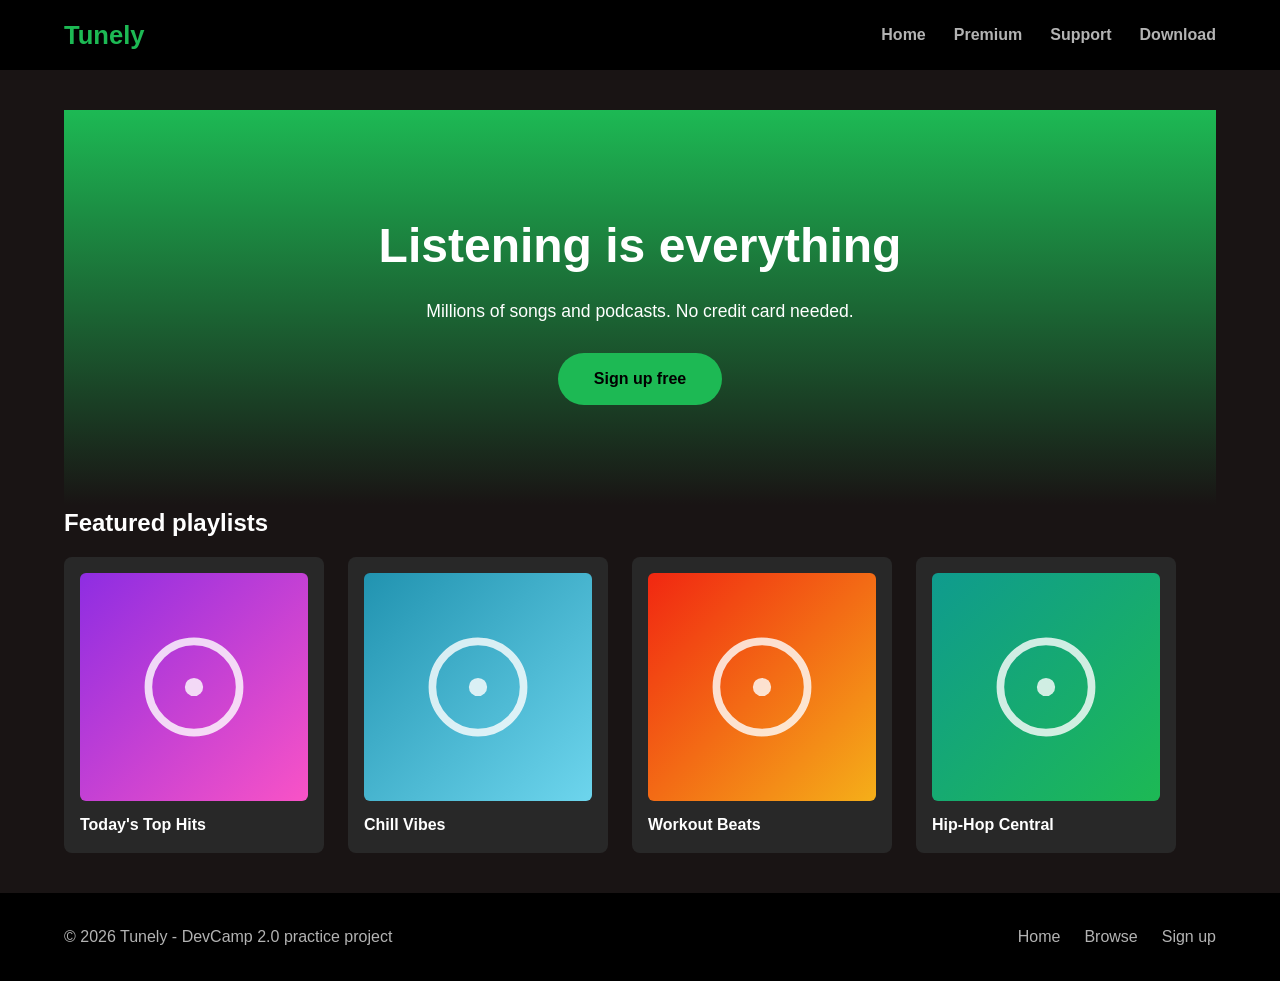
<file: index.html>
<!DOCTYPE html>
<html lang="en">
<head>
  <meta charset="UTF-8">
  <meta name="viewport" content="width=device-width, initial-scale=1.0">
  <title>Tunely - Music for everyone</title>
  <link rel="stylesheet" href="style.css">
</head>
<body>

  <header>
    <nav class="navbar">
      <a href="index.html" class="logo">Tunely</a>
      <ul class="nav-links">
        <li><a href="index.html">Home</a></li>
        <li><a href="browse.html">Premium</a></li>
        <li><a href="signup.html">Support</a></li>
        <li><a href="signup.html">Download</a></li>
      </ul>
    </nav>
  </header>

  <main>
    <section id="hero">
      <h1>Listening is everything</h1>
      <p>Millions of songs and podcasts. No credit card needed.</p>
      <a href="signup.html" class="btn">Sign up free</a>
    </section>

    <section>
      <h2>Featured playlists</h2>
      <div class="card-row">
        <a href="playlist.html" class="card">
          <img src="images/cover1.svg" alt="Purple and pink gradient cover for the Today's Top Hits playlist">
          <h3>Today's Top Hits</h3>
        </a>
        <a href="playlist.html" class="card">
          <img src="images/cover2.svg" alt="Blue gradient cover for the Chill Vibes playlist">
          <h3>Chill Vibes</h3>
        </a>
        <a href="playlist.html" class="card">
          <img src="images/cover3.svg" alt="Orange gradient cover for the Workout Beats playlist">
          <h3>Workout Beats</h3>
        </a>
        <a href="playlist.html" class="card">
          <img src="images/cover4.svg" alt="Teal gradient cover for the Hip-Hop Central playlist">
          <h3>Hip-Hop Central</h3>
        </a>
      </div>
    </section>
  </main>

  <footer class="footer">
    <p>&copy; 2026 Tunely - DevCamp 2.0 practice project</p>
    <ul class="footer-links">
      <li><a href="index.html">Home</a></li>
      <li><a href="browse.html">Browse</a></li>
      <li><a href="signup.html">Sign up</a></li>
    </ul>
  </footer>

</body>
</html>
</file>
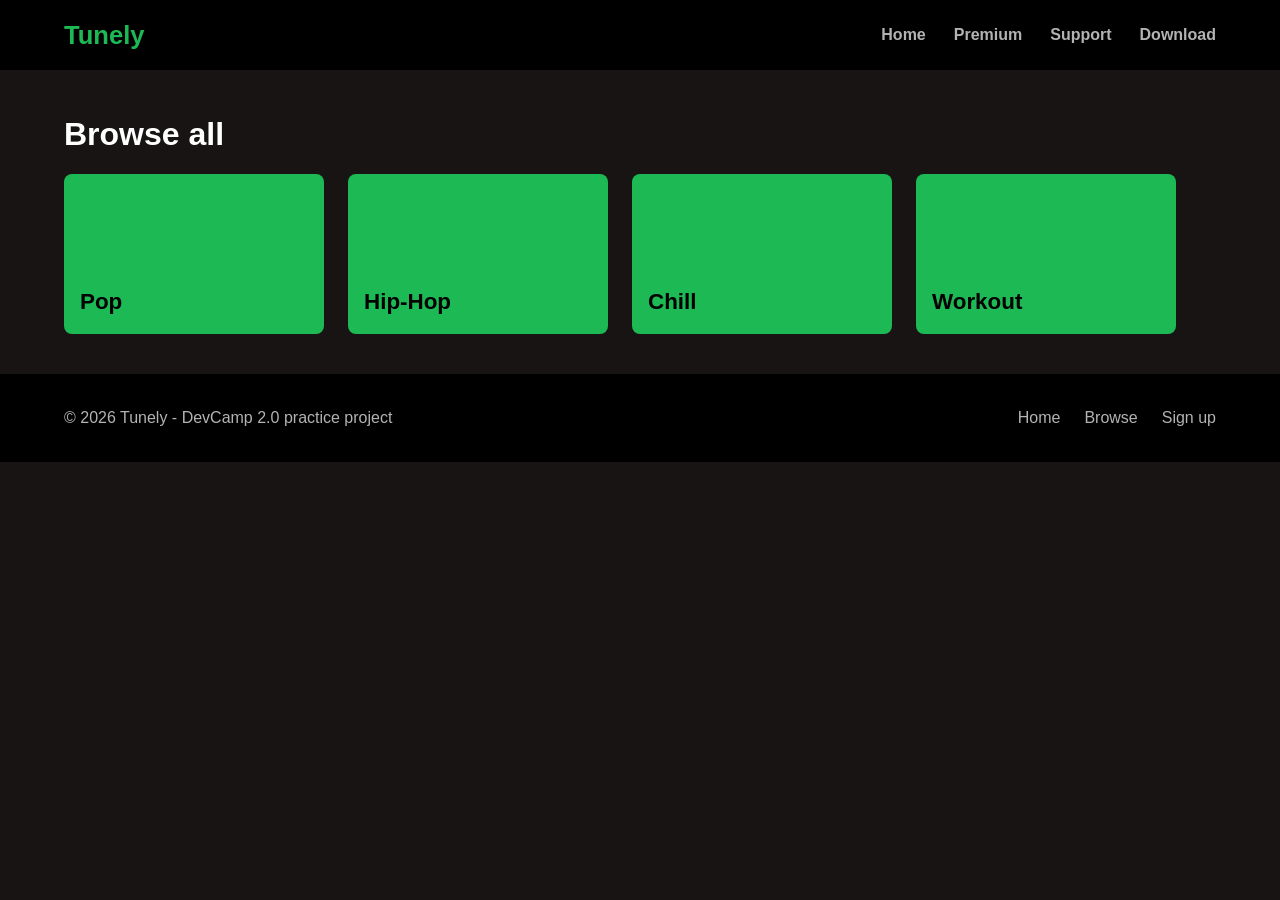
<file: browse.html>
<!DOCTYPE html>
<html lang="en">
<head>
  <meta charset="UTF-8">
  <meta name="viewport" content="width=device-width, initial-scale=1.0">
  <title>Browse all - Tunely</title>
  <link rel="stylesheet" href="style.css">
</head>
<body>

  <header>
    <nav class="navbar">
      <a href="index.html" class="logo">Tunely</a>
      <ul class="nav-links">
        <li><a href="index.html">Home</a></li>
        <li><a href="browse.html">Premium</a></li>
        <li><a href="signup.html">Support</a></li>
        <li><a href="signup.html">Download</a></li>
      </ul>
    </nav>
  </header>

  <main>
    <h1>Browse all</h1>
    <div class="card-row">
      <a href="playlist.html" class="card genre-card">
        <h3>Pop</h3>
      </a>
      <a href="playlist.html" class="card genre-card">
        <h3>Hip-Hop</h3>
      </a>
      <a href="playlist.html" class="card genre-card">
        <h3>Chill</h3>
      </a>
      <a href="playlist.html" class="card genre-card">
        <h3>Workout</h3>
      </a>
    </div>
  </main>

  <footer class="footer">
    <p>&copy; 2026 Tunely - DevCamp 2.0 practice project</p>
    <ul class="footer-links">
      <li><a href="index.html">Home</a></li>
      <li><a href="browse.html">Browse</a></li>
      <li><a href="signup.html">Sign up</a></li>
    </ul>
  </footer>

</body>
</html>
</file>
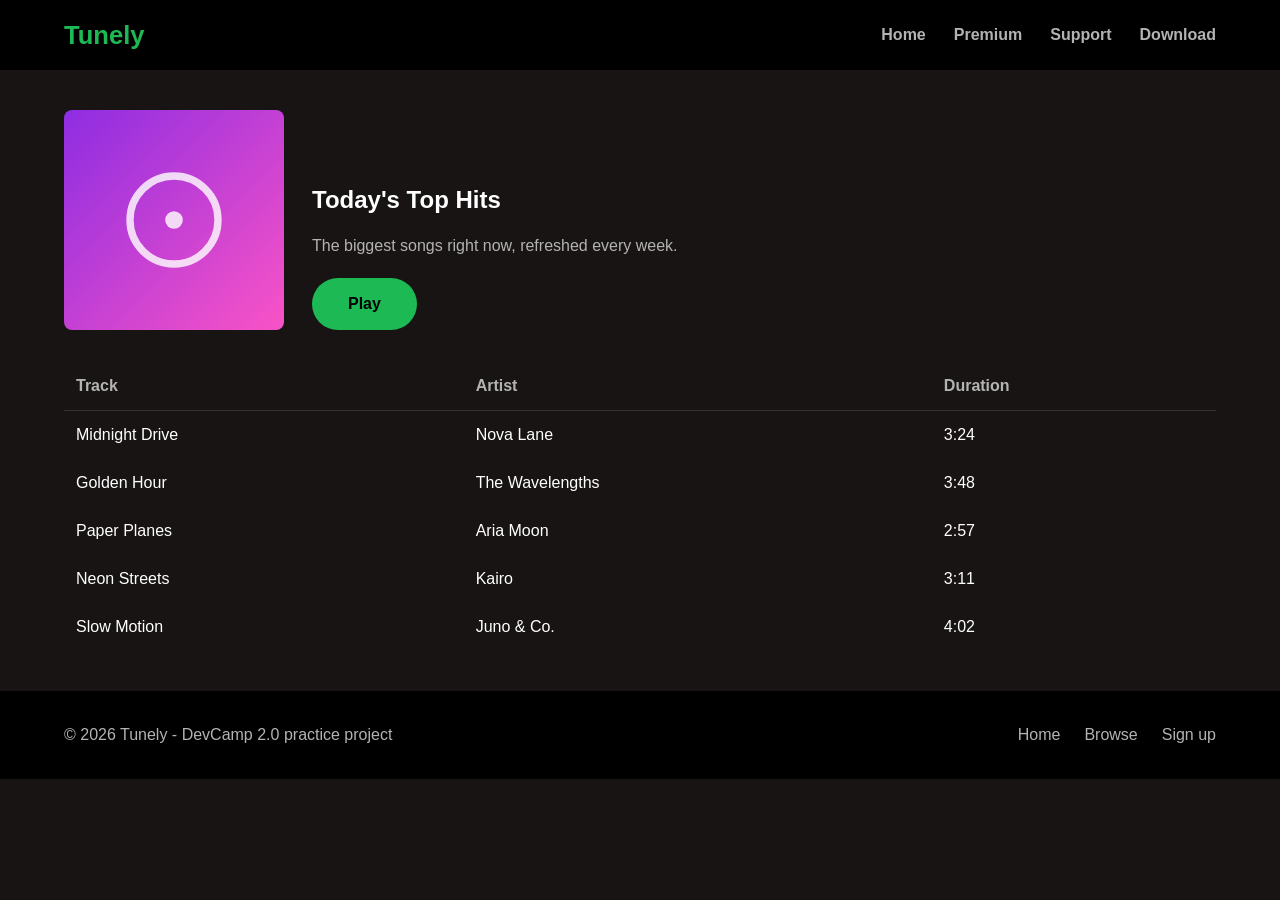
<file: playlist.html>
<!DOCTYPE html>
<html lang="en">
<head>
  <meta charset="UTF-8">
  <meta name="viewport" content="width=device-width, initial-scale=1.0">
  <title>Today's Top Hits - Tunely</title>
  <link rel="stylesheet" href="style.css">
</head>
<body>

  <header>
    <nav class="navbar">
      <a href="index.html" class="logo">Tunely</a>
      <ul class="nav-links">
        <li><a href="index.html">Home</a></li>
        <li><a href="browse.html">Premium</a></li>
        <li><a href="signup.html">Support</a></li>
        <li><a href="signup.html">Download</a></li>
      </ul>
    </nav>
  </header>

  <main>
    <section class="playlist-header">
      <img src="images/cover1.svg" alt="Purple and pink gradient cover for the Today's Top Hits playlist" class="playlist-cover">
      <div>
        <h1>Today's Top Hits</h1>
        <p>The biggest songs right now, refreshed every week.</p>
        <a href="#" class="btn">Play</a>
      </div>
    </section>

    <table class="track-table">
      <thead>
        <tr>
          <th>Track</th>
          <th>Artist</th>
          <th>Duration</th>
        </tr>
      </thead>
      <tbody>
        <tr>
          <td>Midnight Drive</td>
          <td>Nova Lane</td>
          <td>3:24</td>
        </tr>
        <tr>
          <td>Golden Hour</td>
          <td>The Wavelengths</td>
          <td>3:48</td>
        </tr>
        <tr>
          <td>Paper Planes</td>
          <td>Aria Moon</td>
          <td>2:57</td>
        </tr>
        <tr>
          <td>Neon Streets</td>
          <td>Kairo</td>
          <td>3:11</td>
        </tr>
        <tr>
          <td>Slow Motion</td>
          <td>Juno &amp; Co.</td>
          <td>4:02</td>
        </tr>
      </tbody>
    </table>
  </main>

  <footer class="footer">
    <p>&copy; 2026 Tunely - DevCamp 2.0 practice project</p>
    <ul class="footer-links">
      <li><a href="index.html">Home</a></li>
      <li><a href="browse.html">Browse</a></li>
      <li><a href="signup.html">Sign up</a></li>
    </ul>
  </footer>

</body>
</html>
</file>
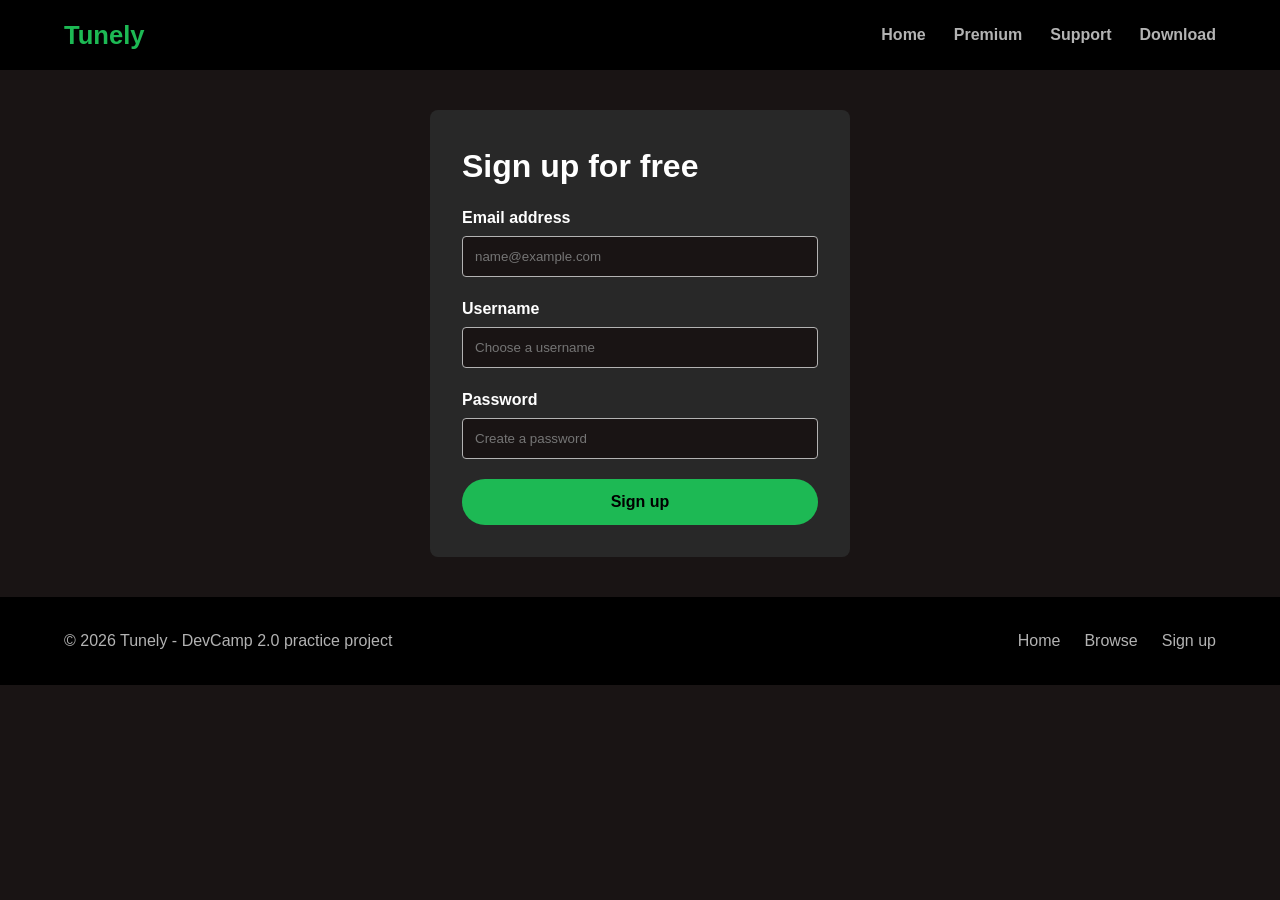
<file: signup.html>
<!DOCTYPE html>
<html lang="en">
<head>
  <meta charset="UTF-8">
  <meta name="viewport" content="width=device-width, initial-scale=1.0">
  <title>Sign up - Tunely</title>
  <link rel="stylesheet" href="style.css">
</head>
<body>

  <header>
    <nav class="navbar">
      <a href="index.html" class="logo">Tunely</a>
      <ul class="nav-links">
        <li><a href="index.html">Home</a></li>
        <li><a href="browse.html">Premium</a></li>
        <li><a href="signup.html">Support</a></li>
        <li><a href="signup.html">Download</a></li>
      </ul>
    </nav>
  </header>

  <main>
    <form class="form-box" action="index.html" method="get">
      <h1>Sign up for free</h1>

      <label for="email">Email address</label>
      <input type="email" id="email" name="email" placeholder="name@example.com" required>

      <label for="username">Username</label>
      <input type="text" id="username" name="username" placeholder="Choose a username" required>

      <label for="password">Password</label>
      <input type="password" id="password" name="password" placeholder="Create a password" required>

      <button type="submit" class="btn">Sign up</button>
    </form>
  </main>

  <footer class="footer">
    <p>&copy; 2026 Tunely - DevCamp 2.0 practice project</p>
    <ul class="footer-links">
      <li><a href="index.html">Home</a></li>
      <li><a href="browse.html">Browse</a></li>
      <li><a href="signup.html">Sign up</a></li>
    </ul>
  </footer>

</body>
</html>
</file>
<file: style.css>
/* ==========================================================
   Tunely - shared stylesheet (DevCamp 2.0, Task 1)
   Palette: green #1DB954, black #191414
   ========================================================== */

/* ---------- Reset & base ---------- */
* {
  margin: 0;
  padding: 0;
  box-sizing: border-box;
}

body {
  background-color: #191414;
  color: #ffffff;
  font-family: Arial, Helvetica, sans-serif;
  line-height: 1.5;
}

a {
  color: inherit;
  text-decoration: none;
}

img {
  display: block;
  max-width: 100%;
}

ul {
  list-style: none;
}

main {
  padding: 40px 5%;
}

h1,
h2 {
  margin-bottom: 16px;
}

/* ---------- Navbar (Flexbox #1) ---------- */
.navbar {
  display: flex;
  justify-content: space-between;
  align-items: center;
  padding: 16px 5%;
  background-color: #000000;
}

.logo {
  font-size: 1.6rem;
  font-weight: bold;
  color: #1DB954;
}

.nav-links {
  display: flex;
  gap: 28px;
}

.nav-links a {
  color: #b3b3b3;
  font-weight: bold;
}

.nav-links a:hover {
  color: #ffffff;
}

/* ---------- Buttons ---------- */
.btn {
  display: inline-block;
  padding: 14px 36px;
  background-color: #1DB954;
  color: #000000;
  font-size: 1rem;
  font-weight: bold;
  border: none;
  border-radius: 500px;
  cursor: pointer;
  transition: background-color 0.2s, transform 0.2s;
}

/* Bonus: hover effect */
.btn:hover {
  background-color: #1ed760;
  transform: scale(1.05);
}

/* ---------- Hero (unique element, ID selector) ---------- */
#hero {
  padding: 100px 5%;
  text-align: center;
  background: linear-gradient(#1DB954, #191414);
}

#hero h1 {
  font-size: 3rem;
}

#hero p {
  max-width: 560px;
  margin: 0 auto 28px;
  font-size: 1.1rem;
}

/* ---------- Cards (Flexbox #2, reused on Home and Browse) ---------- */
.card-row {
  display: flex;
  flex-wrap: wrap;
  gap: 24px;
}

.card {
  flex: 1 1 200px;
  max-width: 260px;
  padding: 16px;
  background-color: #282828;
  border-radius: 8px;
  transition: background-color 0.2s;
}

.card:hover {
  background-color: #333333;
}

.card img {
  width: 100%;
  margin-bottom: 12px;
  border-radius: 6px;
}

.card h3 {
  font-size: 1rem;
}

/* Genre cards on the Browse page */
.genre-card {
  display: flex;
  align-items: flex-end;
  min-height: 160px;
  background-color: #1DB954;
  color: #000000;
}

.genre-card:hover {
  background-color: #1ed760;
}

.genre-card h3 {
  font-size: 1.4rem;
}

/* ---------- Playlist details ---------- */
.playlist-header {
  display: flex;
  align-items: flex-end;
  gap: 28px;
  margin-bottom: 32px;
}

.playlist-cover {
  width: 220px;
  border-radius: 8px;
}

.playlist-header p {
  color: #b3b3b3;
  margin-bottom: 20px;
}

.track-table {
  width: 100%;
  border-collapse: collapse;
}

.track-table th,
.track-table td {
  padding: 12px;
  text-align: left;
}

.track-table th {
  color: #b3b3b3;
  border-bottom: 1px solid #333333;
}

.track-table tr:hover td {
  background-color: #282828;
}

/* ---------- Forms (signup page) ---------- */
.form-box {
  max-width: 420px;
  margin: 0 auto;
  padding: 32px;
  background-color: #282828;
  border-radius: 8px;
}

.form-box label {
  display: block;
  margin-bottom: 6px;
  font-weight: bold;
}

.form-box input {
  width: 100%;
  margin-bottom: 20px;
  padding: 12px;
  color: #ffffff;
  background-color: #191414;
  border: 1px solid #b3b3b3;
  border-radius: 4px;
}

.form-box input:focus {
  outline: none;
  border-color: #1DB954;
}

.form-box .btn {
  width: 100%;
}

/* ---------- Footer (Flexbox #3) ---------- */
.footer {
  display: flex;
  justify-content: space-between;
  align-items: center;
  padding: 32px 5%;
  background-color: #000000;
  color: #b3b3b3;
}

.footer-links {
  display: flex;
  gap: 24px;
}

.footer-links a:hover {
  color: #1DB954;
}
</file>
